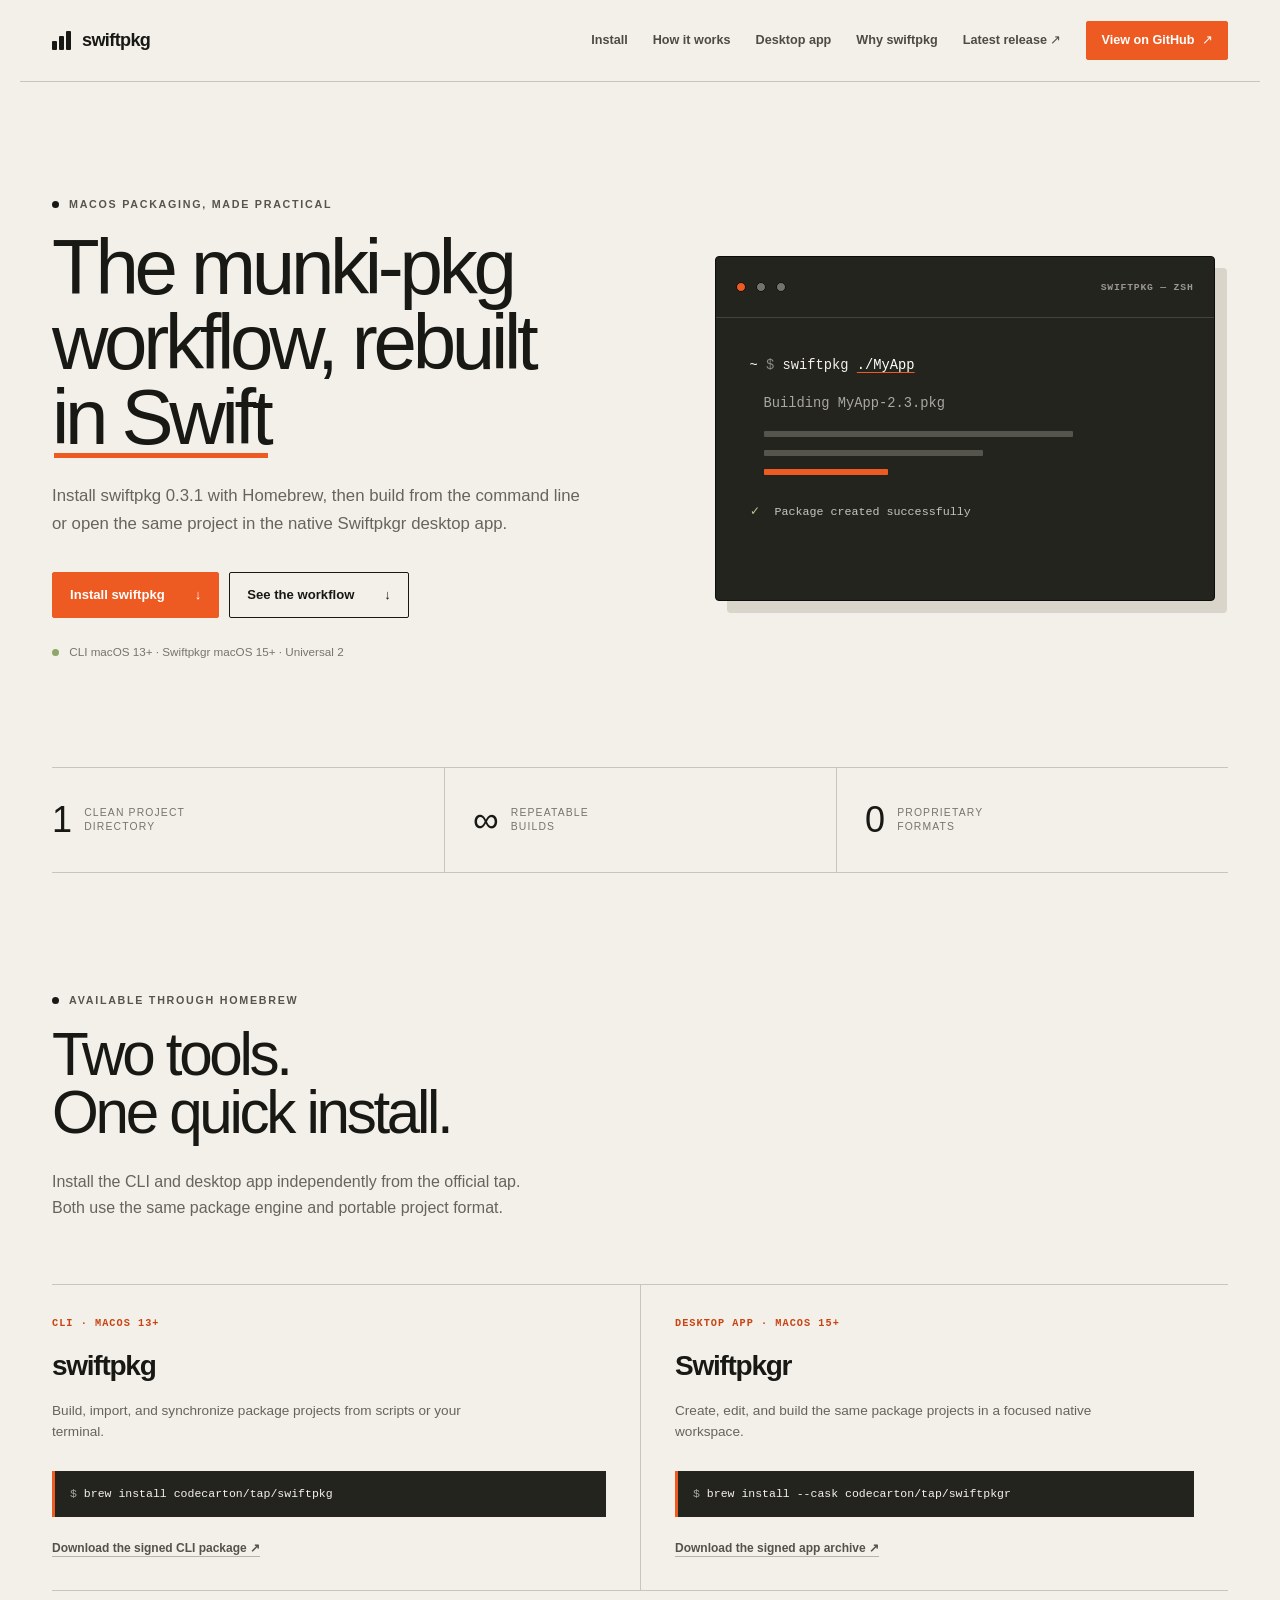
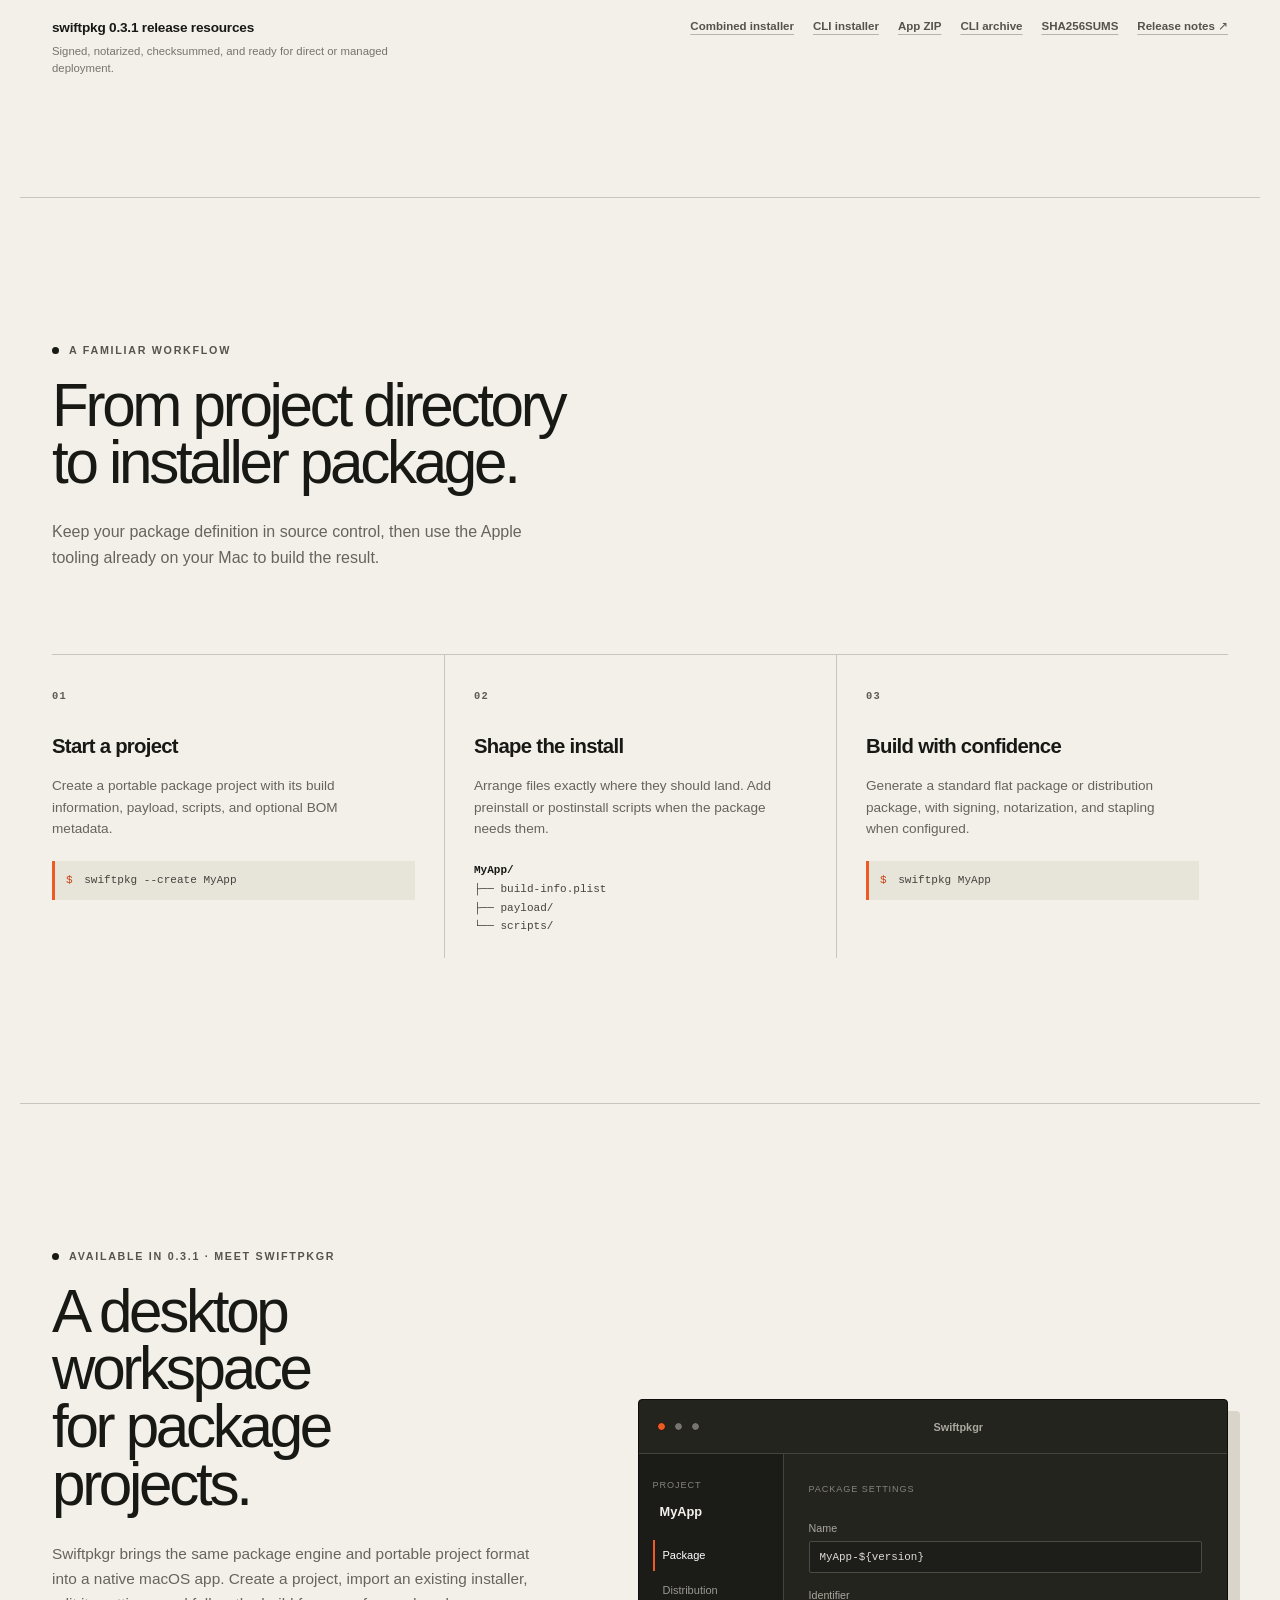
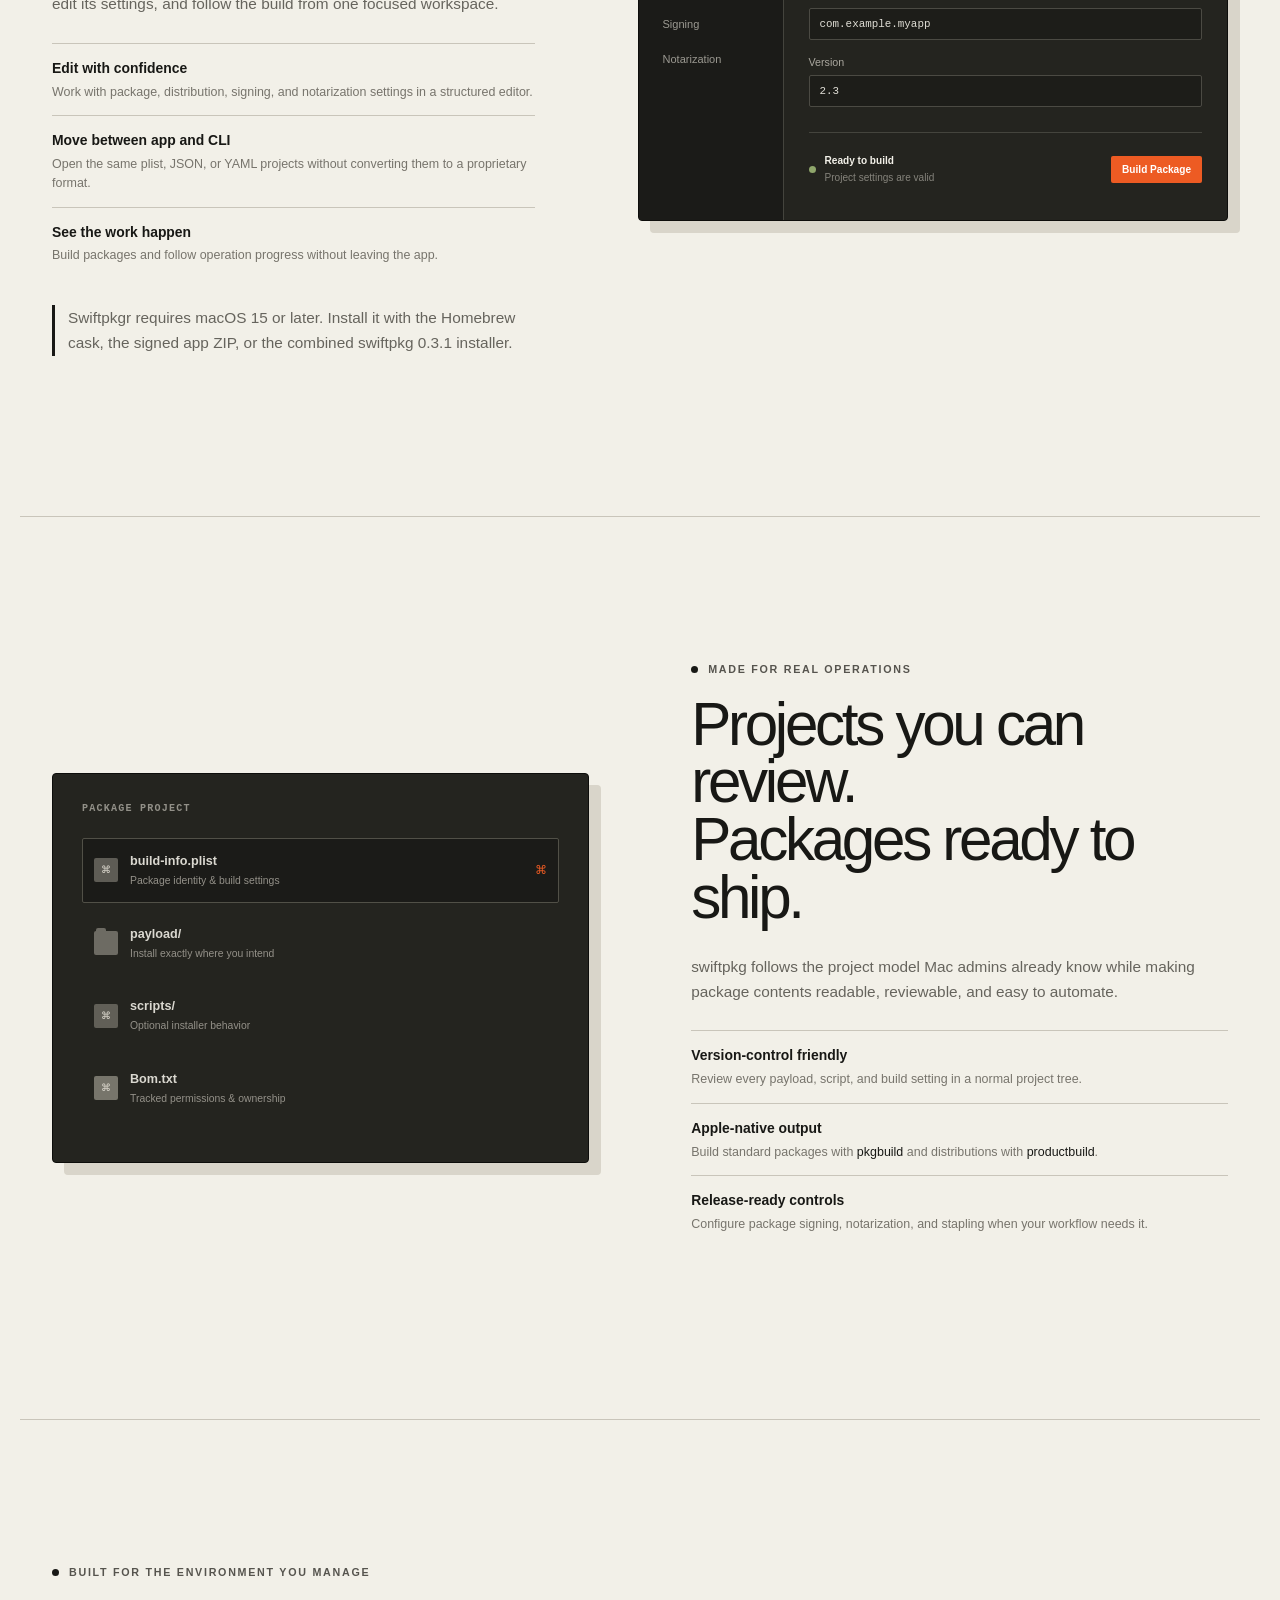
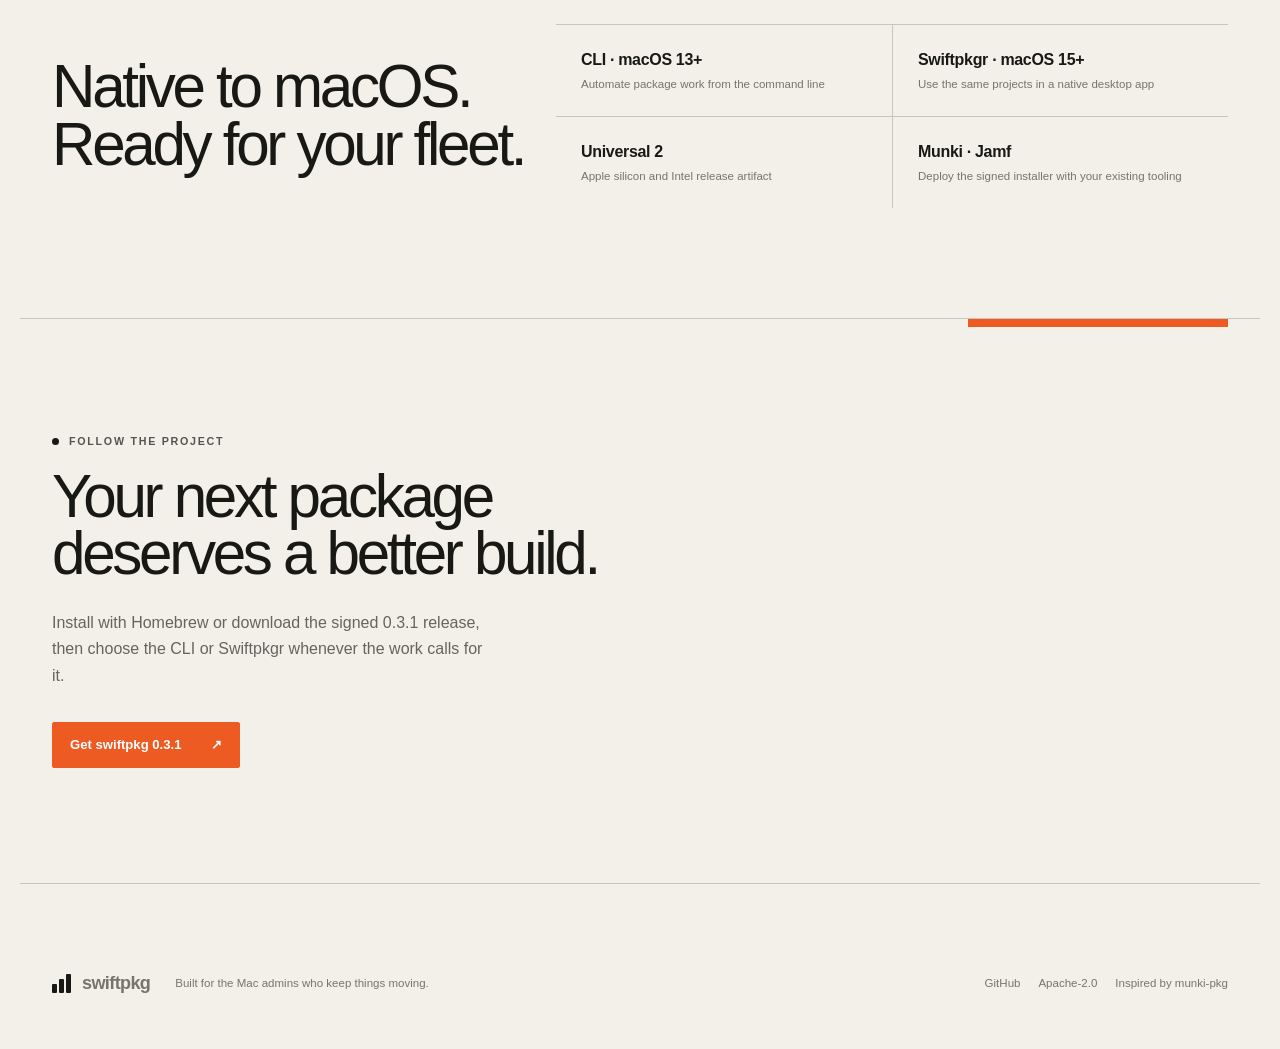
<file: site/index.html>
<!doctype html>
<html lang="en">
<head>
  <meta charset="utf-8">
  <meta name="viewport" content="width=device-width, initial-scale=1">
  <meta name="description" content="Install swiftpkg and Swiftpkgr with Homebrew, then build dependable macOS installer packages from the command line or native desktop app.">
  <meta name="theme-color" content="#f2f0e8">
  <meta property="og:type" content="website">
  <meta property="og:title" content="swiftpkg — Build better macOS installer packages">
  <meta property="og:description" content="Install with Homebrew. Build from the swiftpkg CLI or native Swiftpkgr desktop app.">
  <meta property="og:url" content="https://codecarton.github.io/swiftpkg/">
  <meta property="og:image" content="https://codecarton.github.io/swiftpkg/assets/og.png">
  <meta property="og:image:width" content="1731">
  <meta property="og:image:height" content="909">
  <meta property="og:image:alt" content="swiftpkg shown beside a precise charcoal package-build control panel with an orange status control.">
  <meta name="twitter:card" content="summary_large_image">
  <meta name="twitter:title" content="swiftpkg — Build better macOS installer packages">
  <meta name="twitter:description" content="Install with Homebrew. Build from the swiftpkg CLI or native Swiftpkgr desktop app.">
  <meta name="twitter:image" content="https://codecarton.github.io/swiftpkg/assets/og.png">
  <title>swiftpkg — macOS package building, without the noise</title>
  <link rel="stylesheet" href="styles.css">
</head>
<body>
  <a class="skip-link" href="#main">Skip to content</a>
  <header class="site-header">
    <a class="brand" href="./" aria-label="swiftpkg home">
      <span class="brand-mark" aria-hidden="true"><i></i><i></i><i></i></span>
      <span>swiftpkg</span>
    </a>
    <nav aria-label="Primary navigation">
      <a href="#install">Install</a>
      <a href="#workflow">How it works</a>
      <a href="#desktop-app">Desktop app</a>
      <a href="#built-for-admins">Why swiftpkg</a>
      <a href="https://github.com/codecarton/swiftpkg/releases/latest">Latest release <span aria-hidden="true">↗</span></a>
      <a class="nav-github" href="https://github.com/codecarton/swiftpkg">View on GitHub <span aria-hidden="true">↗</span></a>
    </nav>
  </header>

  <main id="main">
    <section class="hero">
      <div class="hero-copy">
        <p class="eyebrow"><span></span> macOS packaging, made practical</p>
        <h1>The munki-pkg<br>workflow, rebuilt<br><em>in Swift</em></h1>
        <p class="lede">Install swiftpkg 0.3.1 with Homebrew, then build from the command line or open the same project in the native Swiftpkgr desktop app.</p>
        <div class="hero-actions">
          <a class="button button-primary" href="#install">Install swiftpkg <span aria-hidden="true">↓</span></a>
          <a class="button button-quiet" href="#workflow">See the workflow <span aria-hidden="true">↓</span></a>
        </div>
        <p class="availability"><span class="status-dot" aria-hidden="true"></span> CLI macOS 13+ · Swiftpkgr macOS 15+ · Universal 2</p>
      </div>

      <div class="hero-art" aria-label="Example swiftpkg terminal command">
        <div class="terminal glow-panel">
          <div class="terminal-top"><span></span><span></span><span></span><p>swiftpkg — zsh</p></div>
          <div class="terminal-body">
            <p><b>~</b> <span class="muted">$</span> swiftpkg <span class="cyan">./MyApp</span></p>
            <p class="terminal-output">Building MyApp-2.3.pkg</p>
            <div class="line long"></div><div class="line medium"></div><div class="line short accent"></div>
            <p class="terminal-success"><span>✓</span> Package created successfully</p>
          </div>
        </div>
      </div>
    </section>

    <section class="proof" aria-label="swiftpkg benefits">
      <div><strong>1</strong><span>clean project<br>directory</span></div>
      <div><strong>∞</strong><span>repeatable<br>builds</span></div>
      <div><strong>0</strong><span>proprietary<br>formats</span></div>
    </section>

    <section class="install section" id="install">
      <div class="section-intro">
        <p class="eyebrow"><span></span> Available through Homebrew</p>
        <h2>Two tools.<br>One quick install.</h2>
        <p>Install the CLI and desktop app independently from the official tap. Both use the same package engine and portable project format.</p>
      </div>
      <div class="install-grid">
        <article class="install-card">
          <p class="install-label">CLI · macOS 13+</p>
          <h3>swiftpkg</h3>
          <p>Build, import, and synchronize package projects from scripts or your terminal.</p>
          <code><span>$</span> brew install codecarton/tap/swiftpkg</code>
          <a href="https://github.com/codecarton/swiftpkg/releases/download/v0.3.1/swiftpkg-0.3.1-cli.pkg">Download the signed CLI package <span aria-hidden="true">↗</span></a>
        </article>
        <article class="install-card">
          <p class="install-label">Desktop app · macOS 15+</p>
          <h3>Swiftpkgr</h3>
          <p>Create, edit, and build the same package projects in a focused native workspace.</p>
          <code><span>$</span> brew install --cask codecarton/tap/swiftpkgr</code>
          <a href="https://github.com/codecarton/swiftpkg/releases/download/v0.3.1/Swiftpkgr-0.3.1.zip">Download the signed app archive <span aria-hidden="true">↗</span></a>
        </article>
      </div>
      <div class="release-resources">
        <div>
          <b>swiftpkg 0.3.1 release resources</b>
          <span>Signed, notarized, checksummed, and ready for direct or managed deployment.</span>
        </div>
        <nav aria-label="swiftpkg 0.3.1 release resources">
          <a href="https://github.com/codecarton/swiftpkg/releases/download/v0.3.1/swiftpkg-0.3.1-combined.pkg">Combined installer</a>
          <a href="https://github.com/codecarton/swiftpkg/releases/download/v0.3.1/swiftpkg-0.3.1-cli.pkg">CLI installer</a>
          <a href="https://github.com/codecarton/swiftpkg/releases/download/v0.3.1/Swiftpkgr-0.3.1.zip">App ZIP</a>
          <a href="https://github.com/codecarton/swiftpkg/releases/download/v0.3.1/swiftpkg-0.3.1-universal.tar.gz">CLI archive</a>
          <a href="https://github.com/codecarton/swiftpkg/releases/download/v0.3.1/SHA256SUMS">SHA256SUMS</a>
          <a href="https://github.com/codecarton/swiftpkg/releases/tag/v0.3.1">Release notes <span aria-hidden="true">↗</span></a>
        </nav>
      </div>
    </section>

    <section class="workflow section" id="workflow">
      <div class="section-intro">
        <p class="eyebrow"><span></span> A familiar workflow</p>
        <h2>From project directory<br>to installer package.</h2>
        <p>Keep your package definition in source control, then use the Apple tooling already on your Mac to build the result.</p>
      </div>
      <ol class="steps">
        <li>
          <span class="step-number">01</span>
          <h3>Start a project</h3>
          <p>Create a portable package project with its build information, payload, scripts, and optional BOM metadata.</p>
          <code><span>$</span> swiftpkg --create MyApp</code>
        </li>
        <li>
          <span class="step-number">02</span>
          <h3>Shape the install</h3>
          <p>Arrange files exactly where they should land. Add preinstall or postinstall scripts when the package needs them.</p>
          <div class="tree" aria-label="Project directory layout"><span>MyApp/</span><span>├── build-info.plist</span><span>├── payload/</span><span>└── scripts/</span></div>
        </li>
        <li>
          <span class="step-number">03</span>
          <h3>Build with confidence</h3>
          <p>Generate a standard flat package or distribution package, with signing, notarization, and stapling when configured.</p>
          <code><span>$</span> swiftpkg MyApp</code>
        </li>
      </ol>
    </section>

    <section class="desktop section" id="desktop-app">
      <div class="desktop-copy">
        <p class="eyebrow"><span></span> Available in 0.3.1 · Meet Swiftpkgr</p>
        <h2>A desktop workspace<br>for package projects.</h2>
        <p>Swiftpkgr brings the same package engine and portable project format into a native macOS app. Create a project, import an existing installer, edit its settings, and follow the build from one focused workspace.</p>
        <ul>
          <li><b>Edit with confidence</b><span>Work with package, distribution, signing, and notarization settings in a structured editor.</span></li>
          <li><b>Move between app and CLI</b><span>Open the same plist, JSON, or YAML projects without converting them to a proprietary format.</span></li>
          <li><b>See the work happen</b><span>Build packages and follow operation progress without leaving the app.</span></li>
        </ul>
        <p class="desktop-availability">Swiftpkgr requires macOS 15 or later. Install it with the Homebrew cask, the signed app ZIP, or the combined swiftpkg 0.3.1 installer.</p>
      </div>
      <div class="app-window glow-panel" aria-label="Swiftpkgr desktop app preview">
        <div class="app-titlebar">
          <span></span><span></span><span></span>
          <b>Swiftpkgr</b>
        </div>
        <div class="app-content">
          <aside>
            <small>PROJECT</small>
            <b>MyApp</b>
            <a class="active">Package</a>
            <a>Distribution</a>
            <a>Signing</a>
            <a>Notarization</a>
          </aside>
          <div class="app-editor">
            <small>PACKAGE SETTINGS</small>
            <label>Name <span>MyApp-${version}</span></label>
            <label>Identifier <span>com.example.myapp</span></label>
            <label>Version <span>2.3</span></label>
            <div class="build-row"><i></i><p><b>Ready to build</b><small>Project settings are valid</small></p><button>Build Package</button></div>
          </div>
        </div>
      </div>
    </section>

    <section class="feature section" id="built-for-admins">
      <div class="feature-visual glow-panel">
        <div class="visual-label">package project</div>
        <div class="file-card focus"><span class="file-icon plist"></span><div><b>build-info.plist</b><small>Package identity &amp; build settings</small></div><i>⌘</i></div>
        <div class="file-card"><span class="file-icon folder"></span><div><b>payload/</b><small>Install exactly where you intend</small></div></div>
        <div class="file-card"><span class="file-icon script"></span><div><b>scripts/</b><small>Optional installer behavior</small></div></div>
        <div class="file-card"><span class="file-icon bom"></span><div><b>Bom.txt</b><small>Tracked permissions &amp; ownership</small></div></div>
      </div>
      <div class="feature-copy">
        <p class="eyebrow"><span></span> Made for real operations</p>
        <h2>Projects you can review.<br>Packages ready to ship.</h2>
        <p>swiftpkg follows the project model Mac admins already know while making package contents readable, reviewable, and easy to automate.</p>
        <ul>
          <li><b>Version-control friendly</b><span>Review every payload, script, and build setting in a normal project tree.</span></li>
          <li><b>Apple-native output</b><span>Build standard packages with <code>pkgbuild</code> and distributions with <code>productbuild</code>.</span></li>
          <li><b>Release-ready controls</b><span>Configure package signing, notarization, and stapling when your workflow needs it.</span></li>
        </ul>
      </div>
    </section>

    <section class="compatibility section">
      <p class="eyebrow"><span></span> Built for the environment you manage</p>
      <div class="compat-grid">
        <h2>Native to macOS.<br>Ready for your fleet.</h2>
        <div><b>CLI · macOS 13+</b><span>Automate package work from the command line</span></div>
        <div><b>Swiftpkgr · macOS 15+</b><span>Use the same projects in a native desktop app</span></div>
        <div><b>Universal 2</b><span>Apple silicon and Intel release artifact</span></div>
        <div><b>Munki · Jamf</b><span>Deploy the signed installer with your existing tooling</span></div>
      </div>
    </section>

    <section class="closing">
      <p class="eyebrow"><span></span> Follow the project</p>
      <h2>Your next package<br>deserves a better build.</h2>
      <p>Install with Homebrew or download the signed 0.3.1 release, then choose the CLI or Swiftpkgr whenever the work calls for it.</p>
      <a class="button button-primary" href="https://github.com/codecarton/swiftpkg/releases/tag/v0.3.1">Get swiftpkg 0.3.1 <span aria-hidden="true">↗</span></a>
    </section>
  </main>

  <footer>
    <a class="brand" href="./"><span class="brand-mark" aria-hidden="true"><i></i><i></i><i></i></span><span>swiftpkg</span></a>
    <p>Built for the Mac admins who keep things moving.</p>
    <div><a href="https://github.com/codecarton/swiftpkg">GitHub</a><a href="https://github.com/codecarton/swiftpkg/blob/main/LICENSE">Apache-2.0</a><a href="https://github.com/munki/munki-pkg">Inspired by munki-pkg</a></div>
  </footer>
</body>
</html>
</file>
<file: site/styles.css>
:root {
  color-scheme: light;
  --paper: #f2f0e8;
  --paper-deep: #e7e4da;
  --ink: #181815;
  --muted: #66645d;
  --line: #c9c5ba;
  --panel: #24241f;
  --panel-muted: #a9a79f;
  --orange: #ed5b23;
  --orange-dark: #c94313;
  --success: #8fa66b;
  --max: 1240px;
}

* { box-sizing: border-box; }

html {
  scroll-behavior: smooth;
  overflow-x: hidden;
}

body {
  margin: 0;
  min-width: 320px;
  background: var(--paper);
  color: var(--ink);
  font-family: "Helvetica Neue", Helvetica, Arial, sans-serif;
  font-size: 16px;
  line-height: 1.5;
  overflow-x: hidden;
}

a { color: inherit; text-decoration: none; }

.skip-link {
  position: fixed;
  top: -5rem;
  left: 1rem;
  z-index: 100;
  padding: .65rem .9rem;
  background: var(--ink);
  color: var(--paper);
  border-radius: 2px;
}

.skip-link:focus { top: 1rem; }

.site-header {
  max-width: var(--max);
  margin: 0 auto;
  min-height: 82px;
  padding: 0 32px;
  display: flex;
  justify-content: space-between;
  align-items: center;
  border-bottom: 1px solid var(--line);
}

.brand {
  display: inline-flex;
  gap: 11px;
  align-items: center;
  font-size: 1.13rem;
  font-weight: 700;
  letter-spacing: -.035em;
}

.brand-mark {
  width: 19px;
  height: 19px;
  display: grid;
  grid-template-columns: repeat(3, 1fr);
  gap: 2px;
  align-items: end;
}

.brand-mark i {
  display: block;
  width: auto;
  background: var(--ink);
  border-radius: 1px;
}

.brand-mark i:nth-child(1) { height: 9px; }
.brand-mark i:nth-child(2) { height: 14px; }
.brand-mark i:nth-child(3) { height: 19px; }

nav {
  display: flex;
  align-items: center;
  gap: 25px;
  color: #4d4b45;
  font-size: .79rem;
  font-weight: 550;
}

nav a,
footer a {
  transition: color .15s ease;
}

nav a:hover,
footer a:hover { color: var(--orange-dark); }

.nav-github {
  min-height: 38px;
  padding: 9px 14px;
  background: var(--orange);
  color: #fff;
  border: 1px solid var(--orange);
  border-radius: 2px;
}

.nav-github:hover {
  background: var(--orange-dark);
  color: #fff;
  border-color: var(--orange-dark);
}

.nav-github span { margin-left: 4px; }

.hero {
  max-width: var(--max);
  min-height: 685px;
  margin: 0 auto;
  padding: 92px 32px 84px;
  display: grid;
  grid-template-columns: 1.03fr .97fr;
  align-items: center;
  gap: clamp(44px, 7vw, 92px);
}

.eyebrow {
  margin: 0;
  display: flex;
  align-items: center;
  gap: 10px;
  color: #56544e;
  font-size: .67rem;
  font-weight: 700;
  letter-spacing: .16em;
  line-height: 1.35;
  text-transform: uppercase;
}

.eyebrow span {
  width: 7px;
  height: 7px;
  flex: 0 0 auto;
  background: var(--ink);
  border-radius: 50%;
}

.hero h1,
.section h2,
.closing h2 {
  margin: 19px 0 27px;
  font-weight: 500;
  letter-spacing: -.055em;
  line-height: .96;
}

.hero h1 {
  max-width: 650px;
  font-size: clamp(3.7rem, 6.1vw, 6.1rem);
}

.hero h1 em {
  position: relative;
  display: inline-block;
  font-style: normal;
}

.hero h1 em::after {
  content: "";
  position: absolute;
  left: .03em;
  right: .02em;
  bottom: -.04em;
  height: 5px;
  background: var(--orange);
}

.lede {
  max-width: 540px;
  margin: 0;
  color: var(--muted);
  font-size: 1.05rem;
  line-height: 1.65;
}

.hero-actions {
  display: flex;
  flex-wrap: wrap;
  gap: 10px;
  margin: 34px 0 25px;
}

.button {
  min-height: 46px;
  padding: 11px 17px;
  display: inline-flex;
  align-items: center;
  justify-content: space-between;
  gap: 30px;
  border: 1px solid var(--ink);
  border-radius: 2px;
  font-size: .82rem;
  font-weight: 700;
  transition: background .15s ease, border-color .15s ease, color .15s ease;
}

.button-primary {
  background: var(--orange);
  border-color: var(--orange);
  color: #fff;
}

.button-primary:hover {
  background: var(--orange-dark);
  border-color: var(--orange-dark);
}

.button-quiet { color: var(--ink); }

.button-quiet:hover {
  background: var(--ink);
  color: var(--paper);
}

.availability {
  margin: 0;
  color: #77746c;
  font-size: .73rem;
}

.status-dot {
  width: 7px;
  height: 7px;
  margin-right: 7px;
  display: inline-block;
  background: var(--success);
  border-radius: 50%;
}

.hero-art {
  min-height: 390px;
  display: flex;
  align-items: center;
  justify-content: center;
}

.glow-panel {
  background: var(--panel);
  color: #f3f1e9;
  border: 1px solid #0d0d0b;
  box-shadow: 12px 12px 0 #d9d5ca;
}

.terminal {
  width: min(100%, 500px);
  min-height: 345px;
  overflow: hidden;
  border-radius: 4px;
}

.terminal-top {
  height: 61px;
  padding: 0 20px;
  display: flex;
  align-items: center;
  gap: 10px;
  border-bottom: 1px solid #44443d;
}

.terminal-top span {
  width: 10px;
  height: 10px;
  background: #74736b;
  border: 1px solid #10100e;
  border-radius: 50%;
}

.terminal-top span:first-child { background: var(--orange); }

.terminal-top p {
  margin: 0 0 0 auto;
  color: #99978f;
  font: 600 .61rem ui-monospace, SFMono-Regular, Menlo, monospace;
  letter-spacing: .08em;
  text-transform: uppercase;
}

.terminal-body {
  padding: 38px 34px;
  color: #f2f0e8;
  font: 500 .86rem/1.5 ui-monospace, SFMono-Regular, Menlo, monospace;
}

.terminal-body p { margin: 0 0 17px; }
.terminal-body b,
.terminal-body .cyan { color: #fff; }
.terminal-body b { font-weight: 500; }
.terminal-body .muted { color: #8b8981; }
.terminal-body .cyan { text-decoration: underline; text-decoration-color: var(--orange); text-underline-offset: 3px; }
.terminal-output { padding-left: 14px; color: var(--panel-muted); }

.line {
  height: 6px;
  margin: 13px 0 0 14px;
  background: #55554e;
  border-radius: 1px;
}

.line.long { width: 72%; }
.line.medium { width: 51%; }
.line.short { width: 29%; }
.line.accent { background: var(--orange); }

.terminal-success {
  margin-top: 29px !important;
  color: #c6c4bc;
  font-size: .73rem;
}

.terminal-success span {
  margin-right: 8px;
  color: #b8c994;
}

.proof {
  max-width: var(--max);
  margin: 0 auto;
  padding: 0 32px;
  display: grid;
  grid-template-columns: repeat(3, 1fr);
}

.proof div {
  min-height: 105px;
  padding: 25px 0;
  display: flex;
  align-items: center;
  gap: 15px;
  border-top: 1px solid var(--line);
  border-bottom: 1px solid var(--line);
}

.proof div + div {
  padding-left: 28px;
  border-left: 1px solid var(--line);
}

.proof strong {
  color: var(--ink);
  font-size: 2.25rem;
  font-weight: 400;
  letter-spacing: -.08em;
}

.proof span {
  color: #77746c;
  font-size: .65rem;
  letter-spacing: .11em;
  line-height: 1.35;
  text-transform: uppercase;
}

.section {
  max-width: var(--max);
  margin: 0 auto;
  padding: 145px 32px;
}

.section h2,
.closing h2 {
  font-size: clamp(2.65rem, 4.7vw, 4.7rem);
}

.section-intro { max-width: 670px; }

.section-intro > p:last-child {
  max-width: 490px;
  color: var(--muted);
  font-size: 1rem;
  line-height: 1.65;
}

.install {
  padding-top: 120px;
  padding-bottom: 120px;
}

.install-grid {
  margin-top: 62px;
  display: grid;
  grid-template-columns: repeat(2, 1fr);
  border-top: 1px solid var(--line);
  border-bottom: 1px solid var(--line);
}

.install-card {
  min-width: 0;
  padding: 32px 34px 31px 0;
}

.install-card + .install-card {
  padding-left: 34px;
  border-left: 1px solid var(--line);
}

.install-label {
  margin: 0 0 16px;
  color: var(--orange-dark);
  font: 700 .64rem ui-monospace, SFMono-Regular, Menlo, monospace;
  letter-spacing: .1em;
  text-transform: uppercase;
}

.install-card h3 {
  margin: 0;
  font-size: 1.75rem;
  letter-spacing: -.045em;
}

.install-card > p:not(.install-label) {
  max-width: 430px;
  min-height: 48px;
  color: var(--muted);
  font-size: .85rem;
  line-height: 1.55;
}

.install-card code {
  margin: 23px 0 18px;
  padding: 14px 15px;
  display: block;
  overflow-x: auto;
  background: var(--panel);
  color: #f5f2e9;
  border-left: 3px solid var(--orange);
  font: 500 .72rem/1.5 ui-monospace, SFMono-Regular, Menlo, monospace;
  white-space: nowrap;
}

.install-card code span { color: #a9a79f; }

.install-card > a {
  color: #55524b;
  font-size: .75rem;
  font-weight: 650;
  text-decoration: underline;
  text-decoration-color: #b8b3a7;
  text-underline-offset: 4px;
}

.install-card > a:hover { color: var(--orange-dark); }

.release-resources {
  padding-top: 27px;
  display: flex;
  justify-content: space-between;
  align-items: flex-start;
  gap: 35px;
}

.release-resources > div {
  max-width: 360px;
  flex: 0 0 auto;
}

.release-resources > div b,
.release-resources > div span {
  display: block;
}

.release-resources b {
  font-size: .85rem;
  letter-spacing: -.015em;
}

.release-resources > div span {
  margin-top: 5px;
  color: #77746c;
  font-size: .71rem;
  line-height: 1.5;
}

.release-resources nav {
  max-width: 650px;
  display: flex;
  justify-content: flex-end;
  flex-wrap: wrap;
  gap: 8px 19px;
  color: #55524b;
  font-size: .72rem;
}

.release-resources nav a {
  text-decoration: underline;
  text-decoration-color: #b8b3a7;
  text-underline-offset: 4px;
}

.release-resources nav a:hover { color: var(--orange-dark); }

.workflow { border-top: 1px solid var(--line); }

.steps {
  margin: 0;
  padding: 66px 0 0;
  display: grid;
  grid-template-columns: repeat(3, 1fr);
  list-style: none;
}

.steps li {
  min-height: 280px;
  padding: 27px 29px 22px 0;
  border-top: 1px solid var(--line);
}

.steps li + li {
  padding-left: 29px;
  border-left: 1px solid var(--line);
}

.step-number {
  color: #5d5b55;
  font: 700 .65rem ui-monospace, SFMono-Regular, Menlo, monospace;
  letter-spacing: .11em;
}

.steps h3 {
  margin: 25px 0 10px;
  font-size: 1.27rem;
  font-weight: 600;
  letter-spacing: -.035em;
}

.steps p {
  max-width: 300px;
  color: var(--muted);
  font-size: .85rem;
  line-height: 1.6;
}

.steps code,
.tree {
  margin-top: 21px;
  display: block;
  color: #44423d;
  font: 500 .69rem/1.7 ui-monospace, SFMono-Regular, Menlo, monospace;
}

.steps code {
  padding: 10px 11px;
  background: var(--paper-deep);
  border-left: 3px solid var(--orange);
  white-space: nowrap;
}

.steps code span { margin-right: 5px; color: var(--orange-dark); }
.tree span { display: block; }
.tree span:first-child { color: var(--ink); font-weight: 700; }

.desktop,
.feature {
  border-top: 1px solid var(--line);
  display: grid;
  grid-template-columns: .9fr 1.1fr;
  gap: clamp(46px, 8vw, 110px);
  align-items: center;
}

.desktop-copy > p:not(.eyebrow),
.feature-copy > p:not(.eyebrow) {
  color: var(--muted);
  font-size: .96rem;
  line-height: 1.65;
}

.desktop-copy ul,
.feature-copy ul {
  margin: 26px 0;
  padding: 0;
  list-style: none;
}

.desktop-copy li,
.feature-copy li {
  padding: 14px 0;
  border-top: 1px solid var(--line);
}

.desktop-copy li b,
.desktop-copy li span,
.feature-copy li b,
.feature-copy li span {
  display: block;
}

.desktop-copy li b,
.feature-copy li b {
  font-size: .87rem;
  font-weight: 700;
}

.desktop-copy li span,
.feature-copy li span {
  margin-top: 4px;
  color: #77746c;
  font-size: .78rem;
  line-height: 1.5;
}

.desktop-copy .desktop-availability {
  padding-left: 13px;
  color: #737068;
  border-left: 3px solid var(--ink);
  font-size: .73rem;
}

.app-window {
  min-height: 420px;
  overflow: hidden;
  border-radius: 4px;
}

.app-titlebar {
  height: 54px;
  padding: 0 18px;
  display: flex;
  align-items: center;
  gap: 8px;
  border-bottom: 1px solid #44443d;
}

.app-titlebar span {
  width: 9px;
  height: 9px;
  background: #77766e;
  border: 1px solid #121210;
  border-radius: 50%;
}

.app-titlebar span:first-child { background: var(--orange); }

.app-titlebar b {
  margin: auto;
  color: #aaa89f;
  font-size: .68rem;
  font-weight: 600;
}

.app-content {
  min-height: 366px;
  display: grid;
  grid-template-columns: 145px 1fr;
}

.app-content aside {
  padding: 25px 14px;
  display: flex;
  flex-direction: column;
  gap: 4px;
  background: #1b1b18;
  border-right: 1px solid #44443d;
}

.app-content small {
  color: #85837b;
  font-size: .57rem;
  letter-spacing: .1em;
}

.app-content aside > b {
  margin: 5px 7px 15px;
  font-size: .8rem;
}

.app-content aside a {
  padding: 7px 8px;
  color: #9b9991;
  font-size: .69rem;
  border-left: 2px solid transparent;
}

.app-content aside a.active {
  color: #fff;
  border-left-color: var(--orange);
}

.app-editor { padding: 29px 25px; }
.app-editor > small { display: block; margin-bottom: 23px; }

.app-editor label {
  margin: 14px 0;
  display: block;
  color: #aaa79f;
  font-size: .67rem;
}

.app-editor label span {
  margin-top: 5px;
  padding: 9px 10px;
  display: block;
  background: #1d1d19;
  color: #e0ded6;
  border: 1px solid #4b4a43;
  border-radius: 2px;
  font: 500 .68rem ui-monospace, SFMono-Regular, Menlo, monospace;
}

.build-row {
  margin-top: 25px;
  padding-top: 20px;
  display: flex;
  align-items: center;
  gap: 9px;
  border-top: 1px solid #44443d;
}

.build-row i {
  width: 7px;
  height: 7px;
  background: var(--success);
  border-radius: 50%;
}

.build-row p { margin: 0; }

.build-row b,
.build-row small {
  display: block;
  font-size: .63rem;
}

.build-row small {
  margin-top: 2px;
  color: #85837b;
  letter-spacing: 0;
}

.build-row button {
  margin-left: auto;
  padding: 8px 11px;
  background: var(--orange);
  color: #fff;
  border: 0;
  border-radius: 2px;
  font-size: .63rem;
  font-weight: 700;
}

.feature { grid-template-columns: 1fr 1fr; }

.feature-visual {
  min-height: 390px;
  padding: 29px;
  overflow: hidden;
  border-radius: 4px;
}

.visual-label {
  margin-bottom: 24px;
  color: #929088;
  font: 600 .63rem ui-monospace, SFMono-Regular, Menlo, monospace;
  letter-spacing: .12em;
  text-transform: uppercase;
}

.file-card {
  margin: 8px 0;
  padding: 13px 11px;
  display: flex;
  gap: 12px;
  align-items: center;
  color: #dad8d0;
  border: 1px solid transparent;
  border-radius: 2px;
}

.file-card.focus {
  background: #1b1b18;
  border-color: #515047;
}

.file-card b,
.file-card small { display: block; }
.file-card b { font-size: .79rem; font-weight: 600; }
.file-card small { margin-top: 2px; color: #949189; font-size: .65rem; }
.file-card i { margin-left: auto; color: var(--orange); font-size: .72rem; font-style: normal; }

.file-icon {
  position: relative;
  width: 24px;
  height: 24px;
  flex: 0 0 auto;
  background: #5e5c55;
  border-radius: 2px;
}

.file-icon.folder {
  background: #6d6b63;
  border-radius: 2px;
}

.file-icon.folder::before {
  content: "";
  position: absolute;
  top: -3px;
  left: 2px;
  width: 10px;
  height: 5px;
  background: #6d6b63;
  border-radius: 2px 2px 0 0;
}

.file-icon.plist::after,
.file-icon.script::after,
.file-icon.bom::after {
  content: "⌘";
  position: absolute;
  inset: 4px;
  color: #ddd9cf;
  font-size: 10px;
  text-align: center;
}

.file-icon.script { background: #615f57; }
.file-icon.bom { background: #77756b; }
.feature-copy code { color: var(--ink); font: inherit; }

.compatibility {
  padding-bottom: 110px;
  border-top: 1px solid var(--line);
}

.compat-grid {
  margin-top: 44px;
  display: grid;
  grid-template-columns: 1.5fr 1fr 1fr;
}

.compat-grid h2 {
  grid-row: span 2;
  align-self: center;
  margin: 0;
}

.compat-grid div {
  padding: 23px 10px 23px 25px;
  border-top: 1px solid var(--line);
}

.compat-grid div:nth-of-type(2),
.compat-grid div:nth-of-type(4) {
  border-left: 1px solid var(--line);
}

.compat-grid b,
.compat-grid span { display: block; }

.compat-grid b {
  font-size: 1rem;
  font-weight: 650;
  letter-spacing: -.02em;
}

.compat-grid span {
  margin-top: 4px;
  color: #77746c;
  font-size: .72rem;
}

.closing {
  max-width: var(--max);
  margin: 0 auto 50px;
  padding: 115px 32px;
  position: relative;
  border-top: 1px solid var(--line);
  border-bottom: 1px solid var(--line);
}

.closing::after {
  content: "";
  position: absolute;
  top: 0;
  right: 32px;
  width: 21%;
  height: 8px;
  background: var(--orange);
}

.closing > p:not(.eyebrow) {
  max-width: 440px;
  color: var(--muted);
  font-size: 1rem;
  line-height: 1.65;
}

.closing .button { margin-top: 17px; }

footer {
  max-width: var(--max);
  margin: 0 auto;
  padding: 29px 32px 45px;
  display: flex;
  align-items: center;
  gap: 25px;
  color: #77746c;
  font-size: .72rem;
}

footer p { margin-right: auto; }
footer div { display: flex; gap: 18px; }

:focus-visible {
  outline: 3px solid var(--orange);
  outline-offset: 3px;
}

@media (max-width: 850px) {
  .site-header { min-height: 72px; padding: 0 20px; }
  .site-header nav > a:not(.nav-github) { display: none; }
  .hero { grid-template-columns: 1fr; padding: 70px 20px 60px; gap: 45px; }
  .hero-art { min-height: auto; }
  .proof { padding: 0 20px; }
  .proof div { gap: 9px; }
  .proof div + div { padding-left: 13px; }
  .section { padding: 100px 20px; }
  .install-grid { grid-template-columns: 1fr; }
  .install-card,
  .install-card + .install-card { padding: 27px 0; border-left: 0; }
  .install-card + .install-card { border-top: 1px solid var(--line); }
  .install-card > p:not(.install-label) { min-height: 0; }
  .release-resources { flex-direction: column; gap: 20px; }
  .release-resources > div { max-width: 490px; }
  .release-resources nav { justify-content: flex-start; }
  .steps { grid-template-columns: 1fr; padding-top: 38px; }
  .steps li,
  .steps li + li { min-height: auto; padding: 25px 0; border-left: 0; }
  .desktop,
  .feature { grid-template-columns: 1fr; gap: 55px; }
  .compat-grid { grid-template-columns: 1fr 1fr; }
  .compat-grid h2 { grid-column: span 2; grid-row: auto; margin-bottom: 23px; }
  .compat-grid div:nth-of-type(2),
  .compat-grid div:nth-of-type(4) { border-left: 0; }
  .compat-grid div:nth-of-type(even) { border-left: 1px solid var(--line); }
  .closing { padding: 90px 20px; }
  .closing::after { right: 20px; }
  footer { padding: 25px 20px 35px; display: block; }
  footer p { margin: 16px 0; }
  footer div { flex-wrap: wrap; }
}

@media (max-width: 480px) {
  .hero h1 { font-size: 3.45rem; }
  .hero h1 em::after { height: 4px; }
  .terminal-body { padding: 30px 19px; font-size: .74rem; }
  .terminal-top p { display: none; }
  .glow-panel { box-shadow: 7px 7px 0 #d9d5ca; }
  .proof strong { font-size: 1.7rem; }
  .proof span { font-size: .55rem; letter-spacing: .07em; }
  .install-card code { font-size: .64rem; }
  .app-content { grid-template-columns: 108px 1fr; }
  .app-editor { padding: 24px 14px; }
  .build-row button { padding: 8px; }
  .compat-grid div { padding: 18px 8px; }
  .closing h2 { font-size: 2.75rem; }
  .button { width: 100%; }
}

@media (prefers-reduced-motion: reduce) {
  html { scroll-behavior: auto; }
  nav a,
  footer a,
  .button { transition: none; }
}
</file>
